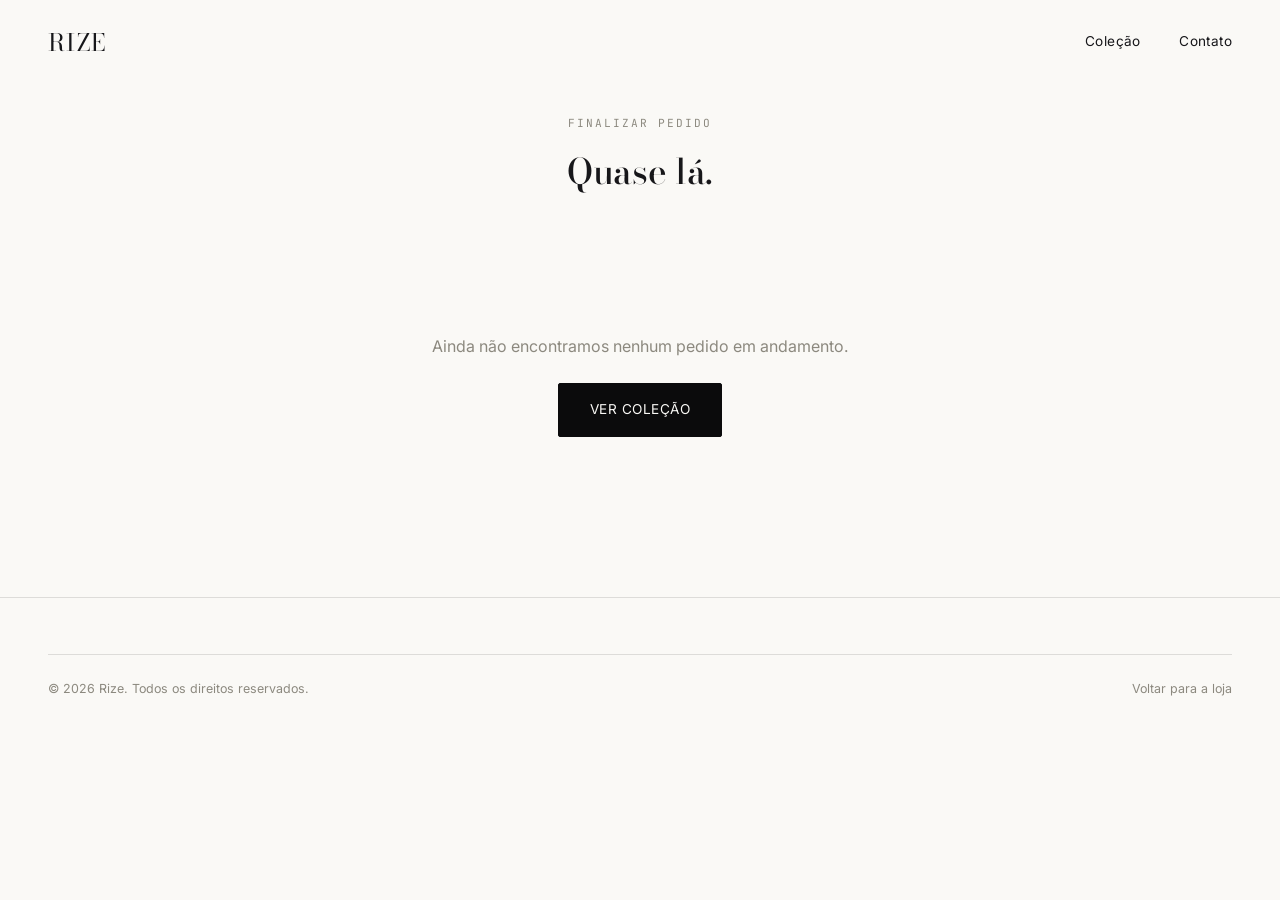
<file: checkout.html>
<!DOCTYPE html>
<html lang="pt-BR">
<head>
<meta charset="UTF-8" />
<meta name="viewport" content="width=device-width, initial-scale=1.0" />
<title>Finalizar pedido — Rize</title>
<meta name="robots" content="noindex" />
<link rel="stylesheet" href="css/style.css">
</head>
<body>

<header class="site-header is-scrolled">
  <div class="header-inner">
    <a href="index.html" class="logo">RIZE</a>
    <nav class="nav-desktop" aria-label="Navegação principal">
      <a href="index.html#colecao">Coleção</a>
      <a href="index.html#contato">Contato</a>
    </nav>
  </div>
</header>

<main class="checkout-shell">
  <div class="container">
    <div class="checkout-header">
      <p class="eyebrow">Finalizar pedido</p>
      <h1>Quase lá.</h1>
    </div>

    <div class="progress-bar" id="progress-bar" aria-label="Progresso do pedido"></div>

    <div class="checkout-panel" id="checkout-panel"><!-- preenchido via JS --></div>
  </div>
</main>

<footer class="site-footer">
  <div class="container">
    <div class="footer-bottom">
      <span>© <span data-year></span> Rize. Todos os direitos reservados.</span>
      <a href="index.html">Voltar para a loja</a>
    </div>
  </div>
</footer>

<script src="js/data.js"></script>
<script src="js/main.js"></script>
<script src="js/checkout.js"></script>
</body>
</html>
</file>
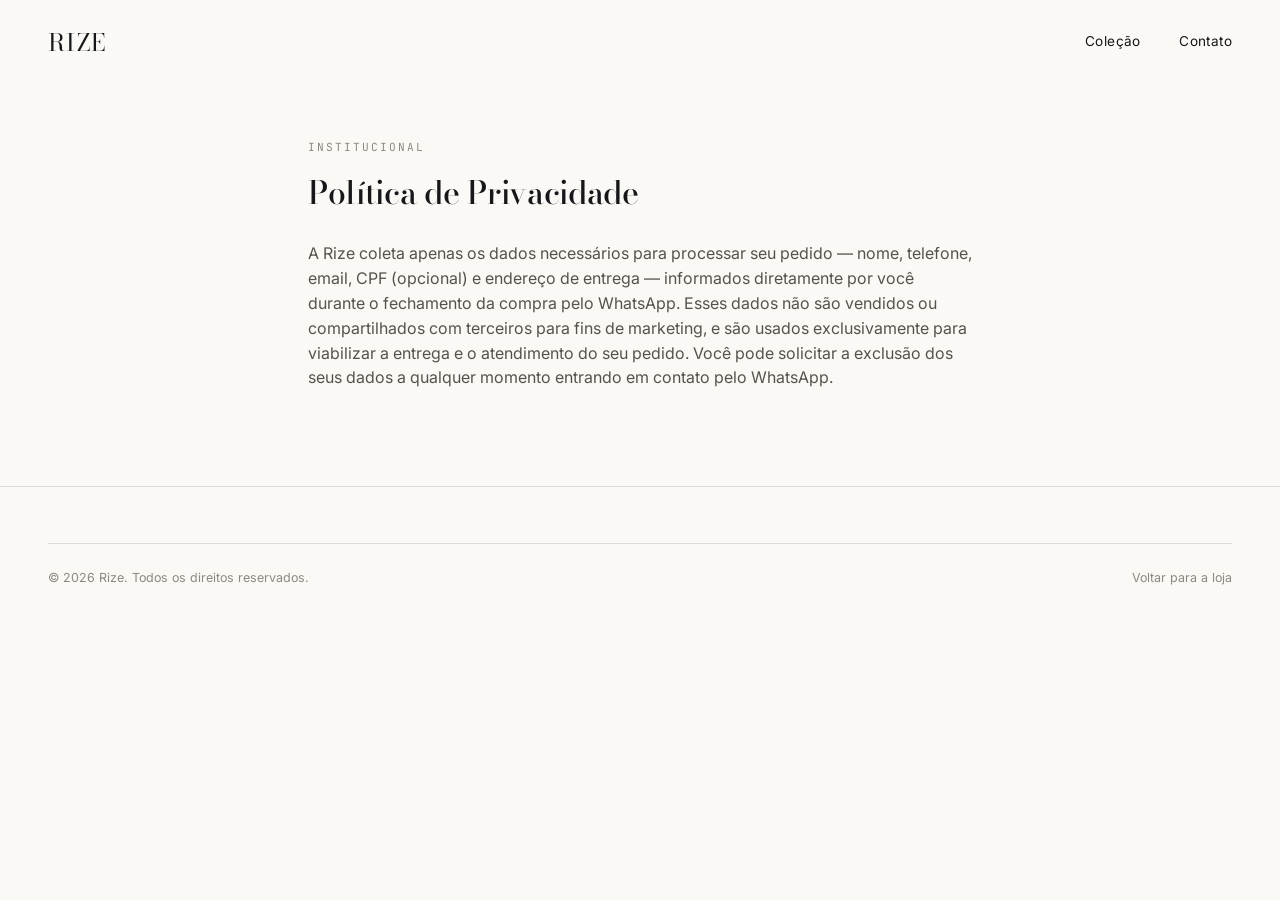
<file: politica-privacidade.html>
<!DOCTYPE html>
<html lang="pt-BR">
<head>
<meta charset="UTF-8" />
<meta name="viewport" content="width=device-width, initial-scale=1.0" />
<title>Política de Privacidade — Rize</title>
<link rel="stylesheet" href="css/style.css">
</head>
<body>
<header class="site-header is-scrolled">
  <div class="header-inner">
    <a href="index.html" class="logo">RIZE</a>
    <nav class="nav-desktop"><a href="index.html#colecao">Coleção</a><a href="index.html#contato">Contato</a></nav>
  </div>
</header>
<main>
  <div class="container" style="max-width:760px; padding-top:8rem; padding-bottom:5rem;">
    <p class="eyebrow">Institucional</p>
    <h1 style="margin-bottom:1.5rem;">Política de Privacidade</h1>
    <p style="color:var(--grey-700);">A Rize coleta apenas os dados necessários para processar seu pedido — nome, telefone, email, CPF (opcional) e endereço de entrega — informados diretamente por você durante o fechamento da compra pelo WhatsApp. Esses dados não são vendidos ou compartilhados com terceiros para fins de marketing, e são usados exclusivamente para viabilizar a entrega e o atendimento do seu pedido. Você pode solicitar a exclusão dos seus dados a qualquer momento entrando em contato pelo WhatsApp.</p>
  </div>
</main>
<footer class="site-footer">
  <div class="container">
    <div class="footer-bottom">
      <span>© <span data-year></span> Rize. Todos os direitos reservados.</span>
      <a href="index.html">Voltar para a loja</a>
    </div>
  </div>
</footer>
<script src="js/main.js"></script>
</body>
</html>
</file>
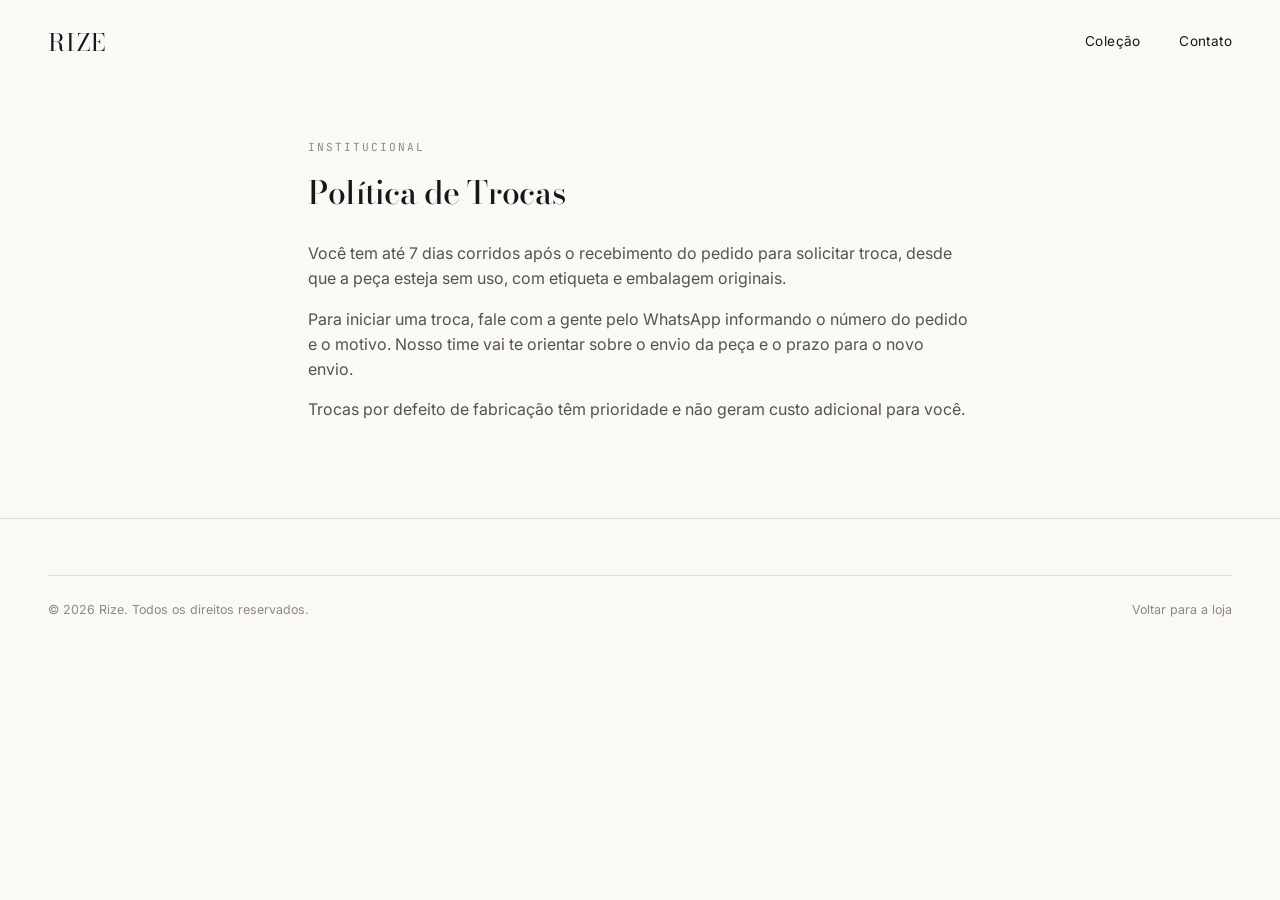
<file: politica-trocas.html>
<!DOCTYPE html>
<html lang="pt-BR">
<head>
<meta charset="UTF-8" />
<meta name="viewport" content="width=device-width, initial-scale=1.0" />
<title>Política de Trocas — Rize</title>
<link rel="stylesheet" href="css/style.css">
</head>
<body>
<header class="site-header is-scrolled">
  <div class="header-inner">
    <a href="index.html" class="logo">RIZE</a>
    <nav class="nav-desktop"><a href="index.html#colecao">Coleção</a><a href="index.html#contato">Contato</a></nav>
  </div>
</header>
<main>
  <div class="container" style="max-width:760px; padding-top:8rem; padding-bottom:5rem;">
    <p class="eyebrow">Institucional</p>
    <h1 style="margin-bottom:1.5rem;">Política de Trocas</h1>
    <p style="color:var(--grey-700); margin-bottom:1rem;">Você tem até 7 dias corridos após o recebimento do pedido para solicitar troca, desde que a peça esteja sem uso, com etiqueta e embalagem originais.</p>
    <p style="color:var(--grey-700); margin-bottom:1rem;">Para iniciar uma troca, fale com a gente pelo WhatsApp informando o número do pedido e o motivo. Nosso time vai te orientar sobre o envio da peça e o prazo para o novo envio.</p>
    <p style="color:var(--grey-700);">Trocas por defeito de fabricação têm prioridade e não geram custo adicional para você.</p>
  </div>
</main>
<footer class="site-footer">
  <div class="container">
    <div class="footer-bottom">
      <span>© <span data-year></span> Rize. Todos os direitos reservados.</span>
      <a href="index.html">Voltar para a loja</a>
    </div>
  </div>
</footer>
<script src="js/main.js"></script>
</body>
</html>
</file>
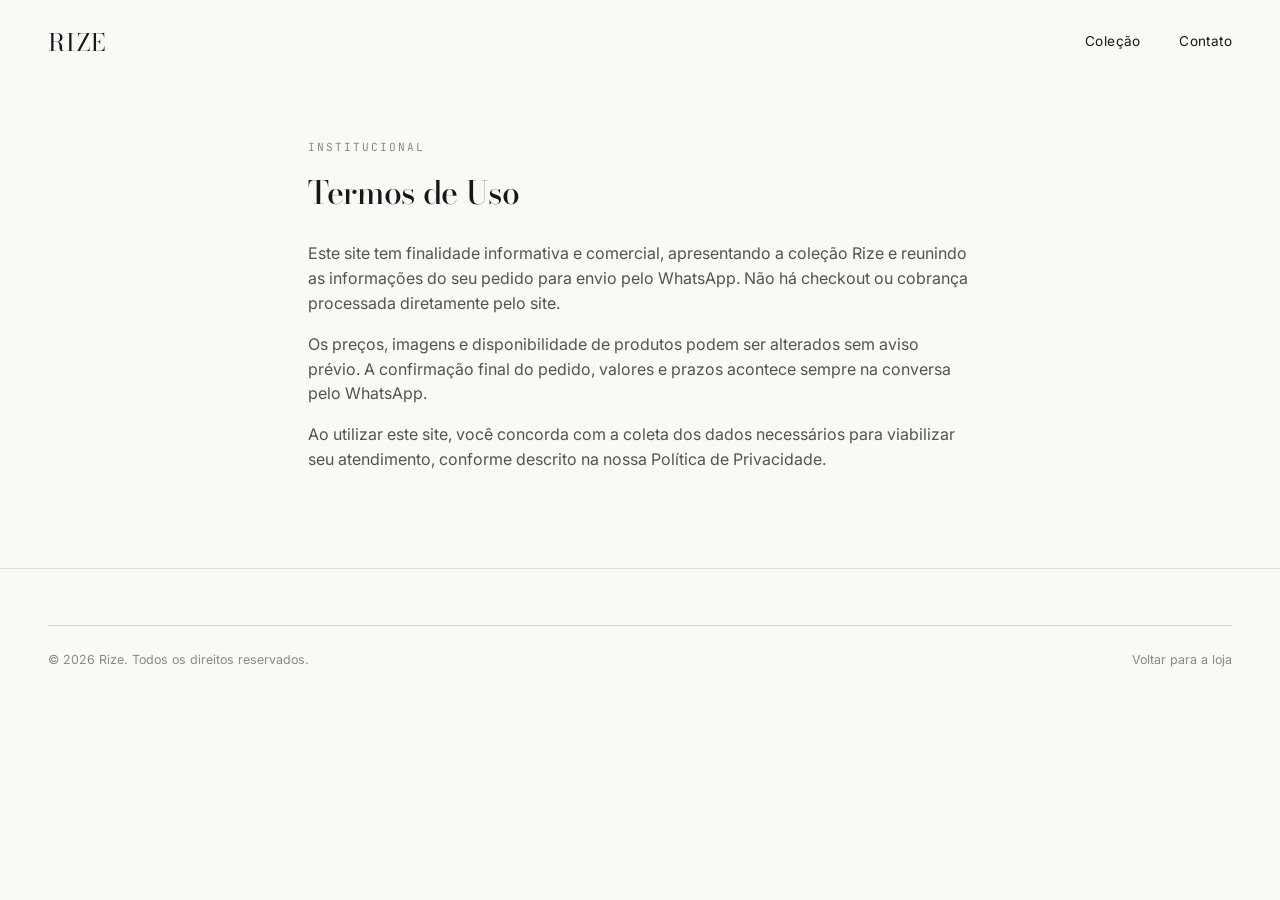
<file: termos-de-uso.html>
<!DOCTYPE html>
<html lang="pt-BR">
<head>
<meta charset="UTF-8" />
<meta name="viewport" content="width=device-width, initial-scale=1.0" />
<title>Termos de Uso — Rize</title>
<link rel="stylesheet" href="css/style.css">
</head>
<body>
<header class="site-header is-scrolled">
  <div class="header-inner">
    <a href="index.html" class="logo">RIZE</a>
    <nav class="nav-desktop"><a href="index.html#colecao">Coleção</a><a href="index.html#contato">Contato</a></nav>
  </div>
</header>
<main>
  <div class="container" style="max-width:760px; padding-top:8rem; padding-bottom:5rem;">
    <p class="eyebrow">Institucional</p>
    <h1 style="margin-bottom:1.5rem;">Termos de Uso</h1>
    <p style="color:var(--grey-700); margin-bottom:1rem;">Este site tem finalidade informativa e comercial, apresentando a coleção Rize e reunindo as informações do seu pedido para envio pelo WhatsApp. Não há checkout ou cobrança processada diretamente pelo site.</p>
    <p style="color:var(--grey-700); margin-bottom:1rem;">Os preços, imagens e disponibilidade de produtos podem ser alterados sem aviso prévio. A confirmação final do pedido, valores e prazos acontece sempre na conversa pelo WhatsApp.</p>
    <p style="color:var(--grey-700);">Ao utilizar este site, você concorda com a coleta dos dados necessários para viabilizar seu atendimento, conforme descrito na nossa Política de Privacidade.</p>
  </div>
</main>
<footer class="site-footer">
  <div class="container">
    <div class="footer-bottom">
      <span>© <span data-year></span> Rize. Todos os direitos reservados.</span>
      <a href="index.html">Voltar para a loja</a>
    </div>
  </div>
</footer>
<script src="js/main.js"></script>
</body>
</html>
</file>
<file: css/style.css>
/* =========================================================
   RIZE — Design System
   Paleta: preto, branco, cinzas + 1 cor de destaque (latão)
   Tipografia: Bodoni Moda (display) + Inter (corpo) + JetBrains Mono (dados)
   ========================================================= */

@import url("https://fonts.googleapis.com/css2?family=Bodoni+Moda:ital,opsz,wght@0,6..96,400;0,6..96,500;0,6..96,600;1,6..96,400&family=Inter:wght@300;400;500;600&family=JetBrains+Mono:wght@400;500&display=swap");

:root {
  --black: #0b0b0c;
  --ink: #17171a;
  --grey-900: #2c2b28;
  --grey-700: #55534c;
  --grey-500: #8c897f;
  --grey-300: #d9d7d1;
  --grey-100: #f1f0ec;
  --white: #faf9f6;
  --accent: #b08a4e;
  --accent-dark: #8f6f3a;
  --line: rgba(11, 11, 12, 0.12);

  --font-display: "Bodoni Moda", "Times New Roman", serif;
  --font-body: "Inter", -apple-system, BlinkMacSystemFont, sans-serif;
  --font-mono: "JetBrains Mono", monospace;

  --container: 1280px;
  --gap: clamp(1rem, 2vw, 2rem);
  --radius: 2px;
  --ease: cubic-bezier(0.65, 0, 0.35, 1);
}

* { box-sizing: border-box; }
html { scroll-behavior: smooth; }

@media (prefers-reduced-motion: reduce) {
  html { scroll-behavior: auto; }
  *, *::before, *::after { animation-duration: 0.01ms !important; transition-duration: 0.01ms !important; }
}

body {
  margin: 0;
  background: var(--white);
  color: var(--ink);
  font-family: var(--font-body);
  font-weight: 400;
  line-height: 1.55;
  -webkit-font-smoothing: antialiased;
}

img { max-width: 100%; display: block; }
a { color: inherit; text-decoration: none; }
button { font-family: inherit; cursor: pointer; }
input, select, textarea { font-family: inherit; }

.container {
  max-width: var(--container);
  margin: 0 auto;
  padding: 0 clamp(1.25rem, 4vw, 3rem);
}

.eyebrow {
  font-family: var(--font-mono);
  font-size: 0.7rem;
  letter-spacing: 0.18em;
  text-transform: uppercase;
  color: var(--grey-500);
}

h1, h2, h3, h4 {
  font-family: var(--font-display);
  font-weight: 500;
  letter-spacing: -0.01em;
  margin: 0;
}

h2.section-title {
  font-size: clamp(1.8rem, 3.4vw, 2.6rem);
  margin-bottom: 0.6rem;
}

.section-head {
  margin-bottom: clamp(2rem, 5vw, 3.5rem);
}

.section-head .lede {
  color: var(--grey-700);
  max-width: 46ch;
  font-size: 1rem;
}

section { padding: clamp(3.5rem, 8vw, 7rem) 0; }

:focus-visible {
  outline: 2px solid var(--accent);
  outline-offset: 3px;
}

/* ---------- Botões ---------- */
.btn {
  display: inline-flex;
  align-items: center;
  justify-content: center;
  gap: 0.5rem;
  padding: 0.95rem 1.9rem;
  font-size: 0.85rem;
  letter-spacing: 0.04em;
  text-transform: uppercase;
  border: 1px solid transparent;
  border-radius: var(--radius);
  transition: all 0.35s var(--ease);
  white-space: nowrap;
}
.btn-primary {
  background: var(--black);
  color: var(--white);
  border-color: var(--black);
}
.btn-primary:hover { background: var(--accent); border-color: var(--accent); }
.btn-outline {
  background: transparent;
  color: var(--black);
  border-color: var(--black);
}
.btn-outline:hover { background: var(--black); color: var(--white); }
.btn-whatsapp {
  background: var(--accent);
  color: var(--black);
  border-color: var(--accent);
  font-weight: 500;
}
.btn-whatsapp:hover { background: var(--accent-dark); border-color: var(--accent-dark); }
.btn-block { width: 100%; }
.btn:disabled { opacity: 0.4; cursor: not-allowed; pointer-events: none; }
.btn svg { width: 16px; height: 16px; }

/* ---------- Header ---------- */
.site-header {
  position: fixed;
  top: 0; left: 0; right: 0;
  z-index: 100;
  background: rgba(250, 249, 246, 0.88);
  backdrop-filter: blur(10px);
  border-bottom: 1px solid transparent;
  transition: all 0.4s var(--ease);
}
.site-header.is-scrolled {
  border-bottom-color: var(--line);
  box-shadow: 0 8px 24px -18px rgba(0,0,0,0.25);
}
.header-inner {
  display: flex;
  align-items: center;
  justify-content: space-between;
  padding: 1.5rem clamp(1.25rem, 4vw, 3rem);
  transition: padding 0.4s var(--ease);
}
.site-header.is-scrolled .header-inner { padding-top: 0.85rem; padding-bottom: 0.85rem; }

.logo {
  font-family: var(--font-display);
  font-size: 1.5rem;
  letter-spacing: 0.06em;
  transition: font-size 0.4s var(--ease);
}
.site-header.is-scrolled .logo { font-size: 1.25rem; }

.nav-desktop {
  display: flex;
  align-items: center;
  gap: clamp(1.5rem, 3vw, 2.75rem);
}
.nav-desktop a:not(.btn) {
  font-size: 0.85rem;
  letter-spacing: 0.03em;
  position: relative;
  padding-bottom: 3px;
}
.nav-desktop a:not(.btn)::after {
  content: "";
  position: absolute;
  left: 0; right: 100%; bottom: 0;
  height: 1px;
  background: var(--black);
  transition: right 0.3s var(--ease);
}
.nav-desktop a:not(.btn):hover::after { right: 0; }

.nav-toggle {
  display: none;
  background: none;
  border: none;
  padding: 0.4rem;
}
.nav-toggle span {
  display: block;
  width: 22px;
  height: 1.5px;
  background: var(--black);
  margin: 5px 0;
  transition: transform 0.3s var(--ease), opacity 0.3s var(--ease);
}
.mobile-menu {
  display: none;
  position: fixed;
  inset: 0;
  background: var(--white);
  z-index: 99;
  padding: 6rem 1.5rem 2rem;
  flex-direction: column;
  gap: 1.75rem;
  transform: translateY(-8px);
  opacity: 0;
  pointer-events: none;
  transition: all 0.35s var(--ease);
}
.mobile-menu.is-open { opacity: 1; transform: translateY(0); pointer-events: auto; }
.mobile-menu a { font-size: 1.4rem; font-family: var(--font-display); }

@media (max-width: 860px) {
  .nav-desktop { display: none; }
  .nav-toggle { display: block; }
  .mobile-menu { display: flex; }
}

/* ---------- Hero ---------- */
.hero {
  position: relative;
  min-height: 100vh;
  display: flex;
  align-items: flex-end;
  padding-top: 6rem;
  overflow: hidden;
}
.hero-media {
  position: absolute;
  inset: 0;
  z-index: -1;
}
.hero-media img {
  width: 100%;
  height: 100%;
  object-fit: cover;
  filter: grayscale(1) contrast(1.05);
}
.hero-media::after {
  content: "";
  position: absolute;
  inset: 0;
  background: linear-gradient(180deg, rgba(11,11,12,0.15) 0%, rgba(11,11,12,0.75) 100%);
}
.hero-content {
  color: var(--white);
  padding: 0 clamp(1.25rem, 4vw, 3rem) clamp(3rem, 8vw, 5rem);
  max-width: 780px;
}
.hero-content .eyebrow { color: var(--grey-300); margin-bottom: 1rem; }
.hero-content h1 {
  font-size: clamp(2.6rem, 7vw, 5rem);
  line-height: 1.02;
  margin-bottom: 1.25rem;
}
.hero-content p {
  font-size: clamp(1rem, 1.6vw, 1.15rem);
  color: var(--grey-300);
  max-width: 46ch;
  margin-bottom: 2.25rem;
}
.hero-actions { display: flex; gap: 1rem; flex-wrap: wrap; }
.hero-actions .btn-outline { color: var(--white); border-color: var(--white); }
.hero-actions .btn-outline:hover { background: var(--white); color: var(--black); }

.scroll-cue {
  position: absolute;
  bottom: 2rem; left: 50%;
  transform: translateX(-50%);
  display: flex; flex-direction: column; align-items: center; gap: 0.6rem;
  color: var(--grey-300);
}
.scroll-cue .line {
  width: 1px; height: 40px;
  background: linear-gradient(180deg, currentColor, transparent);
  animation: scrollPulse 2s var(--ease) infinite;
}
@keyframes scrollPulse {
  0% { transform: scaleY(0.2); transform-origin: top; }
  50% { transform: scaleY(1); transform-origin: top; }
  50.01% { transform-origin: bottom; }
  100% { transform: scaleY(0.2); transform-origin: bottom; }
}

/* ---------- Benefícios ---------- */
.benefits-grid {
  display: grid;
  grid-template-columns: repeat(5, 1fr);
  gap: 1px;
  background: var(--line);
  border: 1px solid var(--line);
}
.benefit {
  background: var(--white);
  padding: 2.25rem 1.5rem;
  text-align: center;
  display: flex; flex-direction: column; align-items: center; gap: 0.9rem;
}
.benefit svg { width: 26px; height: 26px; stroke: var(--black); }
.benefit h4 { font-size: 0.95rem; font-family: var(--font-body); font-weight: 500; }
.benefit p { font-size: 0.8rem; color: var(--grey-500); margin: 0; }

@media (max-width: 900px) {
  .benefits-grid { grid-template-columns: repeat(2, 1fr); }
}

/* ---------- Coleção ---------- */
.collection-grid {
  display: grid;
  grid-template-columns: repeat(4, 1fr);
  gap: var(--gap);
}
.product-card {
  display: block;
  group: card;
}
.product-card .thumb {
  position: relative;
  overflow: hidden;
  aspect-ratio: 4/5;
  background: var(--grey-100);
  margin-bottom: 1rem;
}
.product-card .thumb img {
  width: 100%; height: 100%; object-fit: cover;
  filter: grayscale(1);
  transition: transform 0.6s var(--ease), filter 0.6s var(--ease);
}
.product-card:hover .thumb img { transform: scale(1.045); filter: grayscale(0.2); }
.product-card .info { display: flex; justify-content: space-between; align-items: baseline; gap: 0.5rem; }
.product-card h3 { font-size: 1.02rem; font-weight: 500; font-family: var(--font-body); }
.product-card .price { font-family: var(--font-mono); font-size: 0.9rem; color: var(--grey-700); }
.product-card .view-link {
  margin-top: 0.6rem;
  font-size: 0.75rem;
  letter-spacing: 0.06em;
  text-transform: uppercase;
  color: var(--grey-500);
  display: inline-flex; align-items: center; gap: 0.4rem;
}
.product-card:hover .view-link { color: var(--accent-dark); }

@media (max-width: 980px) {
  .collection-grid { grid-template-columns: repeat(2, 1fr); }
}
@media (max-width: 560px) {
  .collection-grid { grid-template-columns: 1fr 1fr; gap: 0.9rem; }
}

/* ---------- Avaliações ---------- */
.reviews-track {
  display: grid;
  grid-template-columns: repeat(3, 1fr);
  gap: var(--gap);
}
.review-card {
  background: var(--grey-100);
  padding: 2rem;
  display: flex;
  flex-direction: column;
  gap: 1rem;
}
.review-card .stars { color: var(--accent-dark); font-size: 0.9rem; letter-spacing: 0.15em; }
.review-card p.quote { font-size: 0.95rem; color: var(--grey-900); margin: 0; }
.review-card .author { display: flex; align-items: center; gap: 0.75rem; margin-top: auto; }
.review-card .author img { width: 38px; height: 38px; border-radius: 50%; object-fit: cover; filter: grayscale(1); }
.review-card .author span { font-size: 0.85rem; font-weight: 500; }

@media (max-width: 900px) {
  .reviews-track { grid-template-columns: 1fr; }
}

/* ---------- FAQ ---------- */
.faq-list { max-width: 760px; }
.faq-item { border-bottom: 1px solid var(--line); }
.faq-q {
  width: 100%;
  background: none; border: none;
  display: flex; align-items: center; justify-content: space-between;
  padding: 1.4rem 0;
  font-size: 1rem; text-align: left;
  font-family: var(--font-body);
}
.faq-q .plus { font-size: 1.3rem; transition: transform 0.3s var(--ease); color: var(--grey-500); }
.faq-item.is-open .faq-q .plus { transform: rotate(45deg); color: var(--accent-dark); }
.faq-a {
  max-height: 0;
  overflow: hidden;
  transition: max-height 0.4s var(--ease);
}
.faq-a p { padding: 0 0 1.4rem; margin: 0; color: var(--grey-700); max-width: 60ch; }

/* ---------- CTA final ---------- */
.cta-final {
  background: var(--black);
  color: var(--white);
  text-align: center;
}
.cta-final h2 { color: var(--white); font-size: clamp(2rem, 4.5vw, 3.2rem); margin-bottom: 1rem; }
.cta-final p { color: var(--grey-300); max-width: 46ch; margin: 0 auto 2.25rem; }

/* ---------- Footer ---------- */
.site-footer {
  border-top: 1px solid var(--line);
  padding: 3.5rem 0 2rem;
}
.footer-top {
  display: flex; justify-content: space-between; flex-wrap: wrap; gap: 2.5rem;
  padding-bottom: 2.5rem;
}
.footer-brand .logo { display: inline-block; margin-bottom: 0.75rem; }
.footer-brand p { color: var(--grey-500); font-size: 0.85rem; max-width: 32ch; }
.footer-cols { display: flex; gap: clamp(2rem, 5vw, 5rem); flex-wrap: wrap; }
.footer-col h5 {
  font-family: var(--font-mono); font-size: 0.7rem; letter-spacing: 0.1em; text-transform: uppercase;
  color: var(--grey-500); margin-bottom: 1rem; font-weight: 400;
}
.footer-col a { display: block; font-size: 0.88rem; margin-bottom: 0.65rem; color: var(--grey-900); }
.footer-col a:hover { color: var(--accent-dark); }
.footer-bottom {
  border-top: 1px solid var(--line);
  padding-top: 1.5rem;
  display: flex; justify-content: space-between; flex-wrap: wrap; gap: 1rem;
  font-size: 0.78rem; color: var(--grey-500);
}

/* ---------- WhatsApp flutuante ---------- */
.wa-float {
  position: fixed;
  bottom: 1.5rem; right: 1.5rem;
  z-index: 90;
  width: 56px; height: 56px;
  border-radius: 50%;
  background: var(--black);
  display: flex; align-items: center; justify-content: center;
  box-shadow: 0 10px 30px -10px rgba(0,0,0,0.4);
  transition: background 0.3s var(--ease), transform 0.3s var(--ease);
}
.wa-float:hover { background: var(--accent); transform: translateY(-2px); }
.wa-float svg { width: 24px; height: 24px; stroke: var(--white); }

/* ---------- Reveal on scroll ---------- */
.reveal { opacity: 0; transform: translateY(24px); transition: opacity 0.8s var(--ease), transform 0.8s var(--ease); }
.reveal.is-visible { opacity: 1; transform: translateY(0); }

/* =========================================================
   PÁGINA DE PRODUTO
   ========================================================= */
.breadcrumb {
  font-family: var(--font-mono);
  font-size: 0.72rem;
  color: var(--grey-500);
  letter-spacing: 0.04em;
  padding: 6.5rem 0 1.5rem;
}
.breadcrumb a:hover { color: var(--accent-dark); }

.product-layout {
  display: grid;
  grid-template-columns: 1.1fr 0.9fr;
  gap: clamp(2rem, 5vw, 5rem);
  padding-bottom: 2rem;
  align-items: flex-start;
}

.gallery-main {
  position: relative;
  aspect-ratio: 4/5;
  overflow: hidden;
  background: var(--grey-100);
  cursor: zoom-in;
}
.gallery-main img {
  width: 100%; height: 100%; object-fit: cover;
  filter: grayscale(1);
  transition: transform 0.25s ease;
}
.gallery-main.is-zoomed img { transform: scale(1.9); cursor: zoom-out; }
.gallery-thumbs { display: flex; gap: 0.75rem; margin-top: 0.9rem; }
.gallery-thumbs button {
  border: 1px solid transparent;
  padding: 0; background: none;
  width: 76px; aspect-ratio: 4/5; overflow: hidden;
  opacity: 0.55; transition: opacity 0.3s var(--ease), border-color 0.3s var(--ease);
}
.gallery-thumbs button img { width: 100%; height: 100%; object-fit: cover; filter: grayscale(1); }
.gallery-thumbs button.is-active { opacity: 1; border-color: var(--black); }

.product-info .eyebrow { margin-bottom: 0.75rem; }
.product-info h1 { font-size: clamp(1.8rem, 3vw, 2.4rem); margin-bottom: 0.6rem; }
.product-price { font-family: var(--font-mono); font-size: 1.4rem; margin-bottom: 0.15rem; }
.product-installments { font-size: 0.82rem; color: var(--grey-500); margin-bottom: 1.5rem; }
.product-desc { color: var(--grey-700); margin-bottom: 1.75rem; max-width: 52ch; }

.info-block { border-top: 1px solid var(--line); padding: 1.1rem 0; }
.info-block summary {
  cursor: pointer; list-style: none;
  display: flex; justify-content: space-between; align-items: center;
  font-size: 0.85rem; font-weight: 500;
}
.info-block summary::-webkit-details-marker { display: none; }
.info-block summary .chev { transition: transform 0.3s var(--ease); color: var(--grey-500); }
.info-block[open] summary .chev { transform: rotate(180deg); }
.info-block .info-body { padding-top: 0.85rem; font-size: 0.88rem; color: var(--grey-700); }

table.measure-table { width: 100%; border-collapse: collapse; font-family: var(--font-mono); font-size: 0.78rem; margin-top: 0.5rem; }
table.measure-table th, table.measure-table td { border: 1px solid var(--line); padding: 0.55rem 0.6rem; text-align: left; }
table.measure-table th { background: var(--grey-100); font-weight: 500; }

/* CEP */
.cep-block { margin: 1.75rem 0; padding: 1.25rem; background: var(--grey-100); }
.cep-block label { display: block; font-size: 0.8rem; font-weight: 500; margin-bottom: 0.6rem; }
.cep-row { display: flex; gap: 0.6rem; }
.cep-row input {
  flex: 1; padding: 0.8rem 0.9rem; border: 1px solid var(--grey-300); background: var(--white);
  font-family: var(--font-mono); font-size: 0.85rem;
}
.cep-row input:focus { border-color: var(--black); }
.cep-row button { padding: 0.8rem 1.3rem; font-size: 0.75rem; }
.cep-feedback { margin-top: 0.75rem; font-size: 0.83rem; display: none; align-items: center; gap: 0.5rem; }
.cep-feedback.show { display: flex; }
.cep-feedback.ok { color: #2f6d3f; }
.cep-feedback.fail { color: var(--grey-900); }

/* Seleção tamanho / quantidade */
.select-group { margin-bottom: 1.5rem; }
.select-group > label { display: block; font-size: 0.8rem; font-weight: 500; margin-bottom: 0.7rem; }
.size-options { display: flex; gap: 0.6rem; flex-wrap: wrap; }
.size-btn {
  min-width: 46px; padding: 0.6rem 0.9rem;
  border: 1px solid var(--grey-300); background: var(--white);
  font-size: 0.82rem; letter-spacing: 0.03em;
  transition: all 0.25s var(--ease);
}
.size-btn:hover { border-color: var(--black); }
.size-btn.is-selected { background: var(--black); color: var(--white); border-color: var(--black); }
.size-btn:disabled { opacity: 0.3; text-decoration: line-through; pointer-events: none; }

.qty-row { display: inline-flex; align-items: center; border: 1px solid var(--grey-300); }
.qty-row button {
  width: 40px; height: 42px; background: none; border: none; font-size: 1.1rem;
}
.qty-row button:hover { background: var(--grey-100); }
.qty-row input {
  width: 46px; text-align: center; border: none; border-left: 1px solid var(--grey-300); border-right: 1px solid var(--grey-300);
  height: 42px; font-family: var(--font-mono); font-size: 0.9rem;
}

/* Cupom */
.coupon-block { margin-bottom: 1.5rem; }
.coupon-row { display: flex; gap: 0.6rem; }
.coupon-row input {
  flex: 1; padding: 0.8rem 0.9rem; border: 1px solid var(--grey-300);
  text-transform: uppercase; font-family: var(--font-mono); font-size: 0.85rem;
}
.coupon-row button { padding: 0.8rem 1.3rem; font-size: 0.75rem; }
.coupon-feedback { margin-top: 0.6rem; font-size: 0.82rem; display: none; }
.coupon-feedback.show { display: block; }
.coupon-feedback.ok { color: #2f6d3f; }
.coupon-feedback.fail { color: #a1352b; }

/* Resumo do pedido */
.summary-card {
  border: 1px solid var(--line);
  padding: 1.5rem;
  background: var(--white);
}
.summary-card h3 { font-size: 1rem; font-family: var(--font-body); font-weight: 500; margin-bottom: 1rem; }
.summary-row { display: flex; justify-content: space-between; font-size: 0.87rem; padding: 0.5rem 0; color: var(--grey-700); }
.summary-row.total { border-top: 1px solid var(--line); margin-top: 0.5rem; padding-top: 0.9rem; font-size: 1.05rem; color: var(--black); font-family: var(--font-mono); }
.summary-row .value { font-family: var(--font-mono); }

@media (max-width: 960px) {
  .product-layout { grid-template-columns: 1fr; }
}

/* =========================================================
   CHECKOUT
   ========================================================= */
.checkout-shell { padding: 6.5rem 0 5rem; }
.checkout-header { text-align: center; margin-bottom: 2.5rem; }
.checkout-header h1 { font-size: clamp(1.7rem, 3vw, 2.2rem); }

.progress-bar { display: flex; align-items: center; justify-content: center; gap: 0.4rem; margin-bottom: 3rem; flex-wrap: wrap; }
.progress-step { display: flex; align-items: center; gap: 0.5rem; }
.progress-step .dot {
  width: 28px; height: 28px; border-radius: 50%;
  border: 1px solid var(--grey-300);
  display: flex; align-items: center; justify-content: center;
  font-family: var(--font-mono); font-size: 0.72rem; color: var(--grey-500);
  transition: all 0.3s var(--ease);
}
.progress-step .label { font-size: 0.72rem; color: var(--grey-500); text-transform: uppercase; letter-spacing: 0.04em; display: none; }
.progress-step.is-active .dot, .progress-step.is-done .dot { background: var(--black); border-color: var(--black); color: var(--white); }
.progress-step.is-active .label { color: var(--black); }
.progress-line { width: 28px; height: 1px; background: var(--grey-300); }
.progress-line.is-done { background: var(--black); }

@media (min-width: 700px) {
  .progress-step .label { display: block; }
}

.checkout-panel { max-width: 640px; margin: 0 auto; }
.checkout-step { display: none; }
.checkout-step.is-active { display: block; animation: fadeUp 0.4s var(--ease); }
@keyframes fadeUp { from { opacity: 0; transform: translateY(10px);} to { opacity: 1; transform: translateY(0);} }

.form-grid { display: grid; grid-template-columns: 1fr 1fr; gap: 1.1rem; }
.form-field { display: flex; flex-direction: column; gap: 0.5rem; margin-bottom: 1.1rem; }
.form-field.full { grid-column: 1 / -1; }
.form-field label { font-size: 0.78rem; font-weight: 500; }
.form-field label .optional { color: var(--grey-500); font-weight: 400; }
.form-field input, .form-field select, .form-field textarea {
  padding: 0.85rem 1rem; border: 1px solid var(--grey-300); background: var(--white); font-size: 0.9rem;
}
.form-field input:focus, .form-field select:focus, .form-field textarea:focus { border-color: var(--black); }
.form-field textarea { resize: vertical; min-height: 100px; }
.field-error { font-size: 0.75rem; color: #a1352b; display: none; }
.form-field.has-error input, .form-field.has-error select { border-color: #a1352b; }
.form-field.has-error .field-error { display: block; }

@media (max-width: 560px) { .form-grid { grid-template-columns: 1fr; } }

.step-actions { display: flex; justify-content: space-between; gap: 1rem; margin-top: 2rem; }

.review-section { margin-bottom: 1.75rem; }
.review-section h4 { font-family: var(--font-mono); font-size: 0.72rem; letter-spacing: 0.08em; text-transform: uppercase; color: var(--grey-500); margin-bottom: 0.75rem; }
.review-grid { display: grid; grid-template-columns: 1fr 1fr; gap: 0.5rem 1.5rem; font-size: 0.88rem; }
.review-grid div span { display: block; color: var(--grey-500); font-size: 0.72rem; margin-bottom: 0.15rem; }

.empty-state { text-align: center; padding: 5rem 1rem; }
.empty-state p { color: var(--grey-500); margin-bottom: 1.5rem; }
</file>
